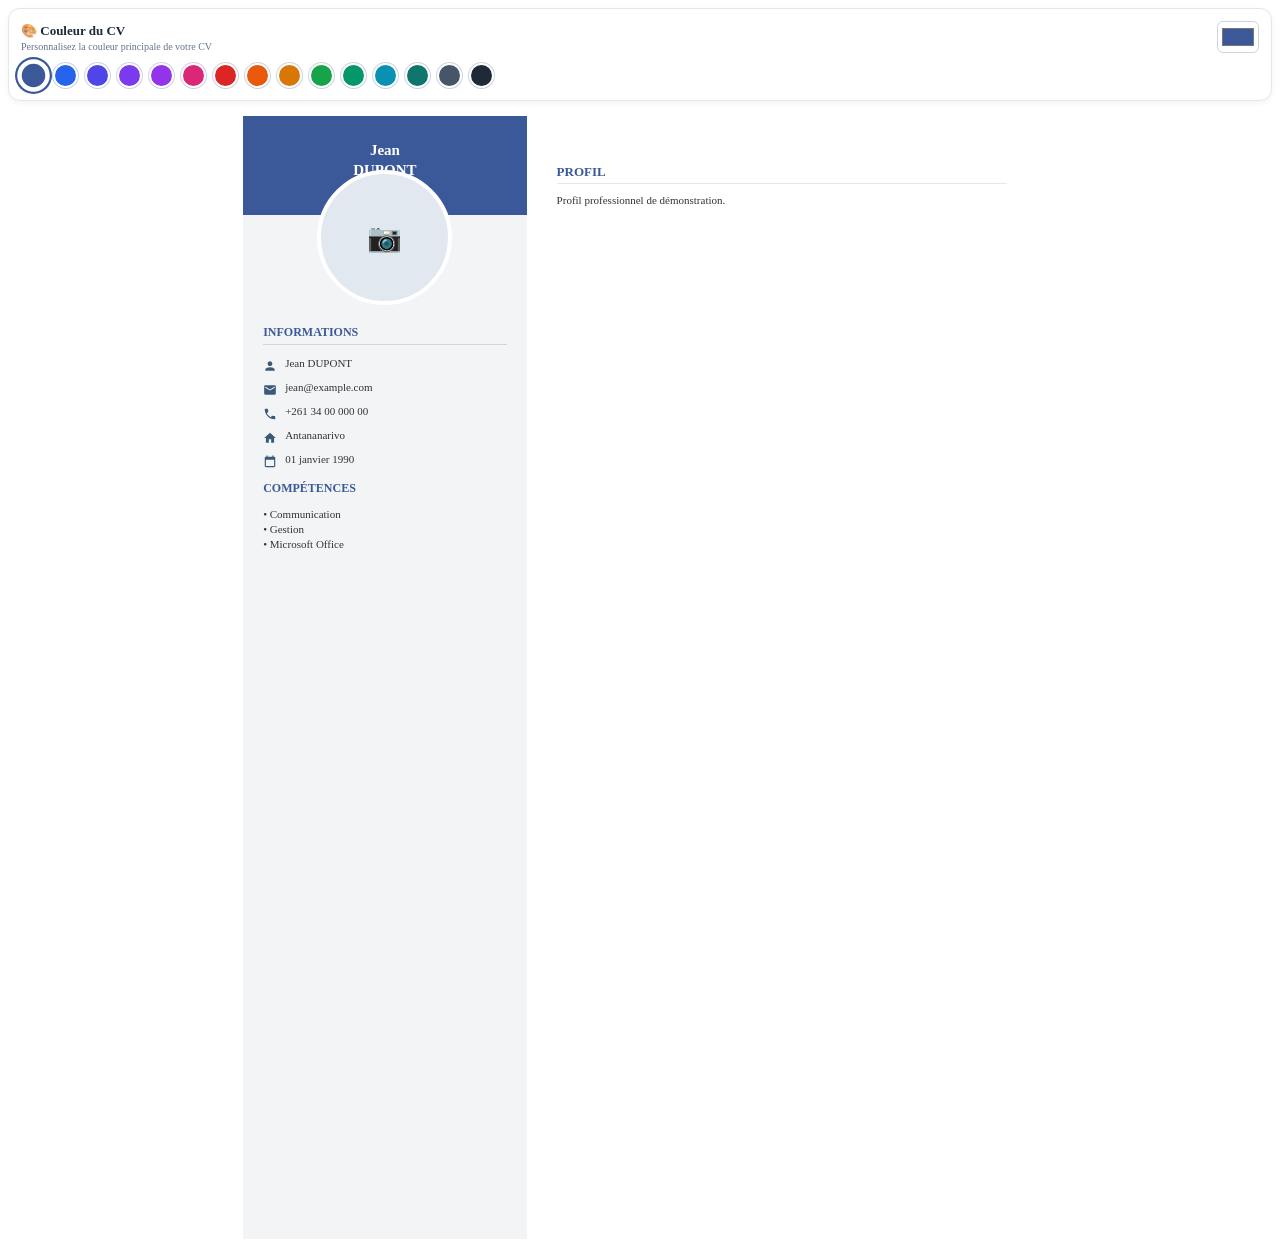
<file: modele1.html>
<!DOCTYPE html>
<html lang="fr"><head><meta charset="UTF-8"><meta name="viewport" content="width=device-width,initial-scale=1.0"><title>Moderne - Modèle CV</title><link rel="stylesheet" href="style.css"></head><body><div id="cvPreview"></div><script src="script.js"></script><script src="modele1.js"></script><script>document.addEventListener('DOMContentLoaded',()=>{const d={name:'Jean DUPONT',firstName:'Jean',lastName:'DUPONT',email:'jean@example.com',phone:'+261 34 00 000 00',address:'Antananarivo',birthdate:'01 janvier 1990',summary:'Profil professionnel de démonstration.',skillsRaw:'Communication, Gestion, Microsoft Office',skillsList:['Communication','Gestion','Microsoft Office'],photoDataUrl:''};document.getElementById('cvPreview').innerHTML=buildModernTemplate(d);});</script></body></html>
</file>
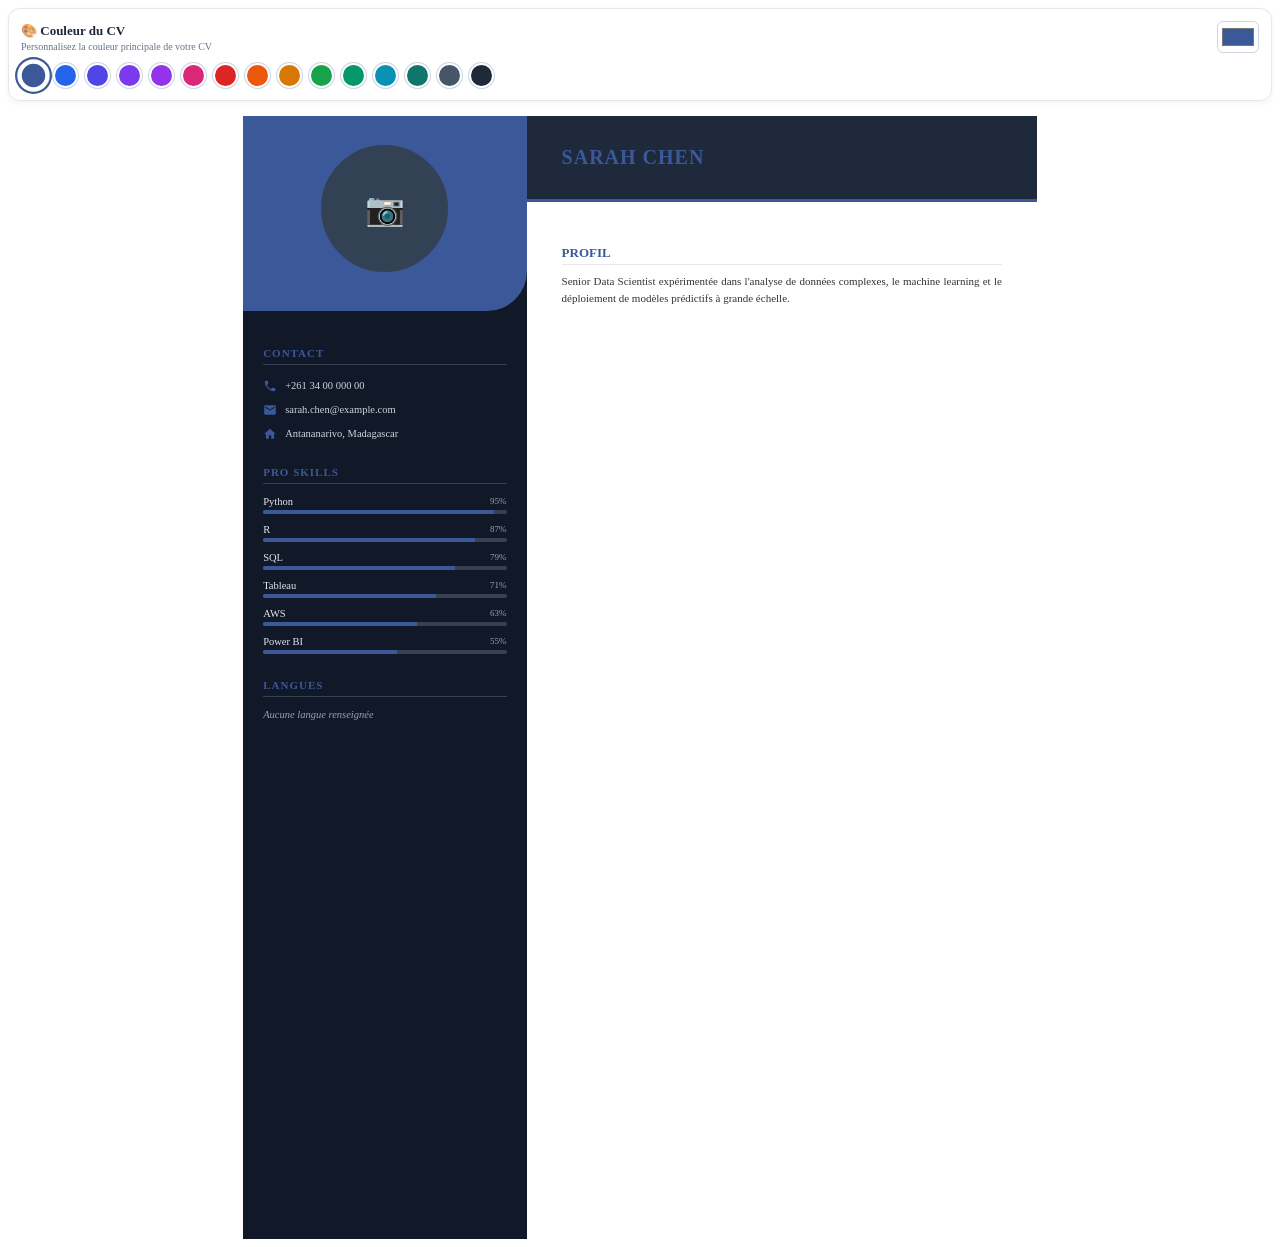
<file: modele10.html>
<!DOCTYPE html>
<html lang="fr">
<head>
    <meta charset="UTF-8">
    <meta name="viewport" content="width=device-width,initial-scale=1.0">
    <title>Modèle 10 - Modèle CV</title>
    <link rel="stylesheet" href="style.css">
</head>
<body>
    <div id="cvPreview"></div>
    <script src="script.js"></script>
    <script src="modele10.js"></script>
    <script>
        document.addEventListener('DOMContentLoaded', () => {
            const d = {
                name: 'Sarah Chen',
                firstName: 'Sarah',
                lastName: 'Chen',
                email: 'sarah.chen@example.com',
                phone: '+261 34 00 000 00',
                address: 'Antananarivo, Madagascar',
                birthdate: '01 janvier 1990',
                summary: 'Senior Data Scientist expérimentée dans l\'analyse de données complexes, le machine learning et le déploiement de modèles prédictifs à grande échelle.',
                skillsRaw: 'Python, R, SQL, Tableau, AWS, Power BI',
                skillsList: ['Python', 'R', 'SQL', 'Tableau', 'AWS', 'Power BI'],
                photoDataUrl: ''
            };
            document.getElementById('cvPreview').innerHTML = buildModele10Template(d);
        });
    </script>
</body>
</html>
</file>
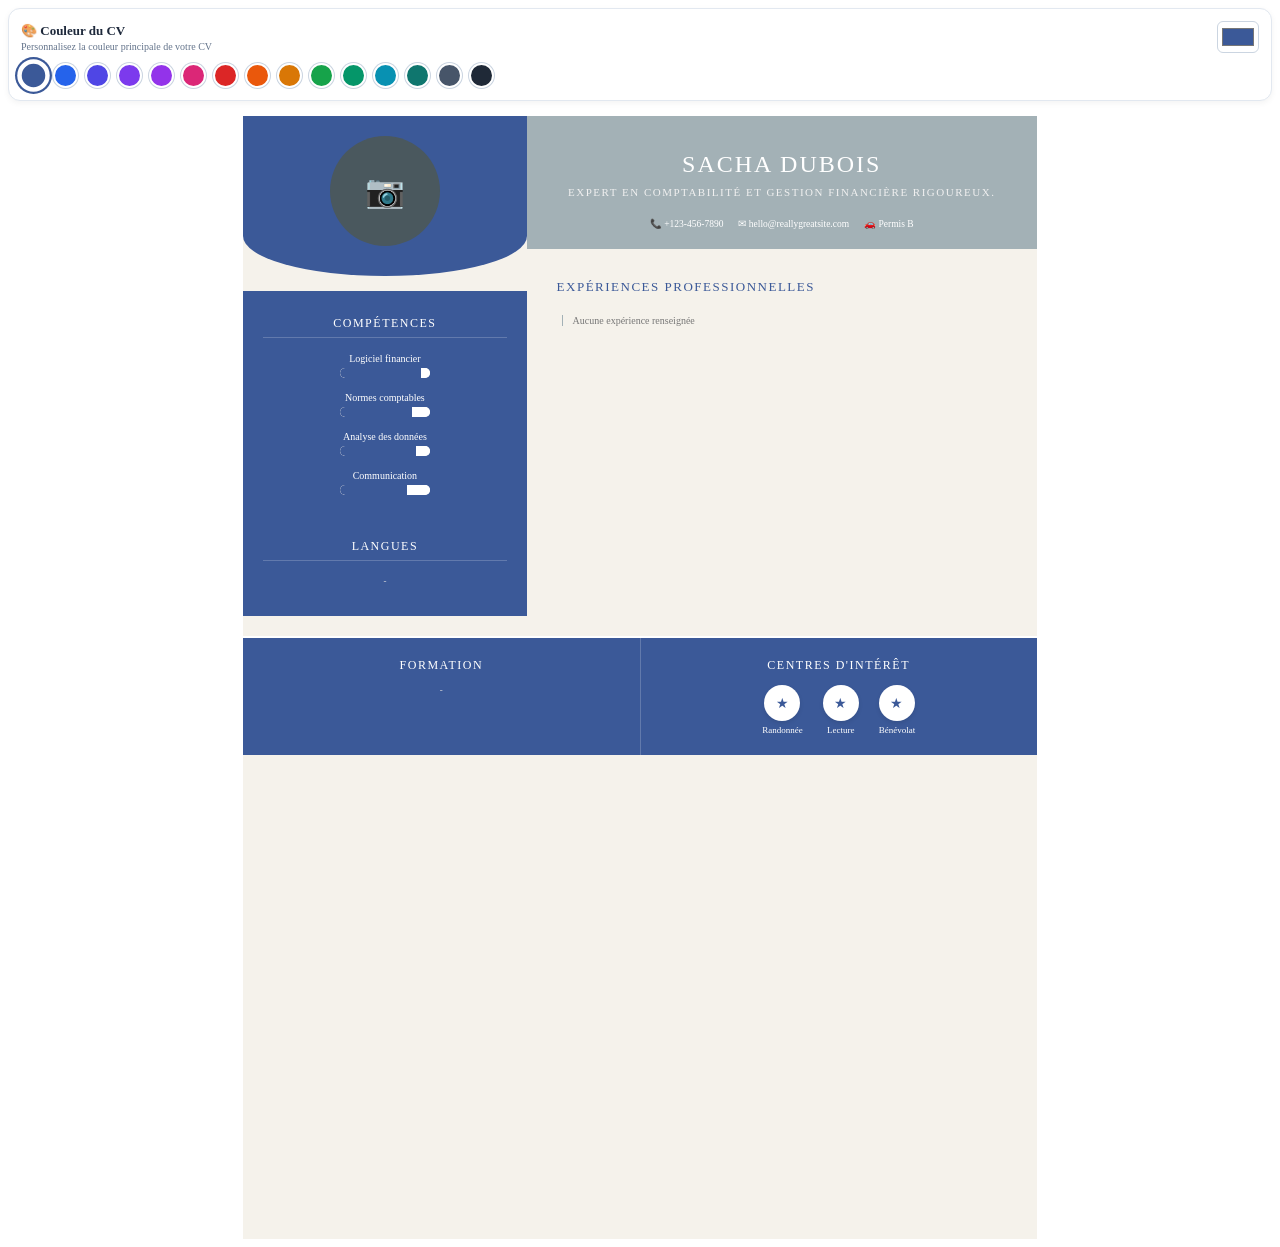
<file: modele11.html>
<!DOCTYPE html>
<html lang="fr">
<head>
    <meta charset="UTF-8">
    <meta name="viewport" content="width=device-width, initial-scale=1.0">
    <title>Modèle 11 - Modèle CV</title>
    <link rel="stylesheet" href="style.css">
</head>
<body>
    <div id="cvPreview"></div>
    
    <!-- Scripts nécessaires -->
    <script src="script.js"></script>
    <script src="modele11.js"></script>
    
    <script>
        document.addEventListener('DOMContentLoaded', () => {
            const d = {
                name: 'Sacha Dubois',
                firstName: 'Sacha',
                lastName: 'Dubois',
                jobTitle: 'Comptable Qualifié et Expert en Analyse Financière',
                email: 'hello@reallygreatsite.com',
                phone: '+123-456-7890',
                address: 'Permis B',
                summary: 'Expert en comptabilité et gestion financière rigoureux.',
                skillsRaw: 'Logiciel financier (90%), Normes comptables (80%), Analyse des données (85%), Communication (75%)',
                skillsList: [
                    { name: 'Logiciel financier', level: '90%' },
                    { name: 'Normes comptables', level: '80%' },
                    { name: 'Analyse des données', level: '85%' },
                    { name: 'Communication', level: '75%' }
                ],
                languages: [
                    { language: 'Français', level: '90%' },
                    { language: 'Anglais', level: '70%' }
                ],
                experiences: [
                    {
                        title: 'Comptable Senior',
                        company: 'Entreprise',
                        city: 'Ville',
                        period: 'Date',
                        description: 'Gestion complète de la comptabilité générale, y compris la préparation et la vérification des comptes, la tenue des livres et la réconciliation bancaire.\nAnalyse détaillée des états financiers pour identifier les tendances et les opportunités d\'amélioration des marges bénéficiaires.'
                    },
                    {
                        title: 'Comptable Junior',
                        company: 'Entreprise',
                        city: 'Ville',
                        period: 'Date',
                        description: 'Prise en charge des tâches de comptabilité générale, y compris la saisie des opérations, la vérification des factures et la gestion des comptes clients.'
                    }
                ],
                formations: [
                    { degree: 'Diplôme de Comptabilité', school: 'Université, ville et date' },
                    { degree: 'Diplôme de Finance', school: 'Université, ville et date' }
                ],
                hobbies: ['Randonnée', 'Lecture', 'Bénévolat'],
                photoDataUrl: ''
            };

            // Injection du template 11 dans la vue de test
            if (typeof buildModele11Template === 'function') {
                document.getElementById('cvPreview').innerHTML = buildModele11Template(d);
            } else {
                console.error("La fonction buildModele11Template n'est pas définie. Vérifiez que modele11.js est bien chargé.");
            }
        });
    </script>
</body>
</html>
</file>
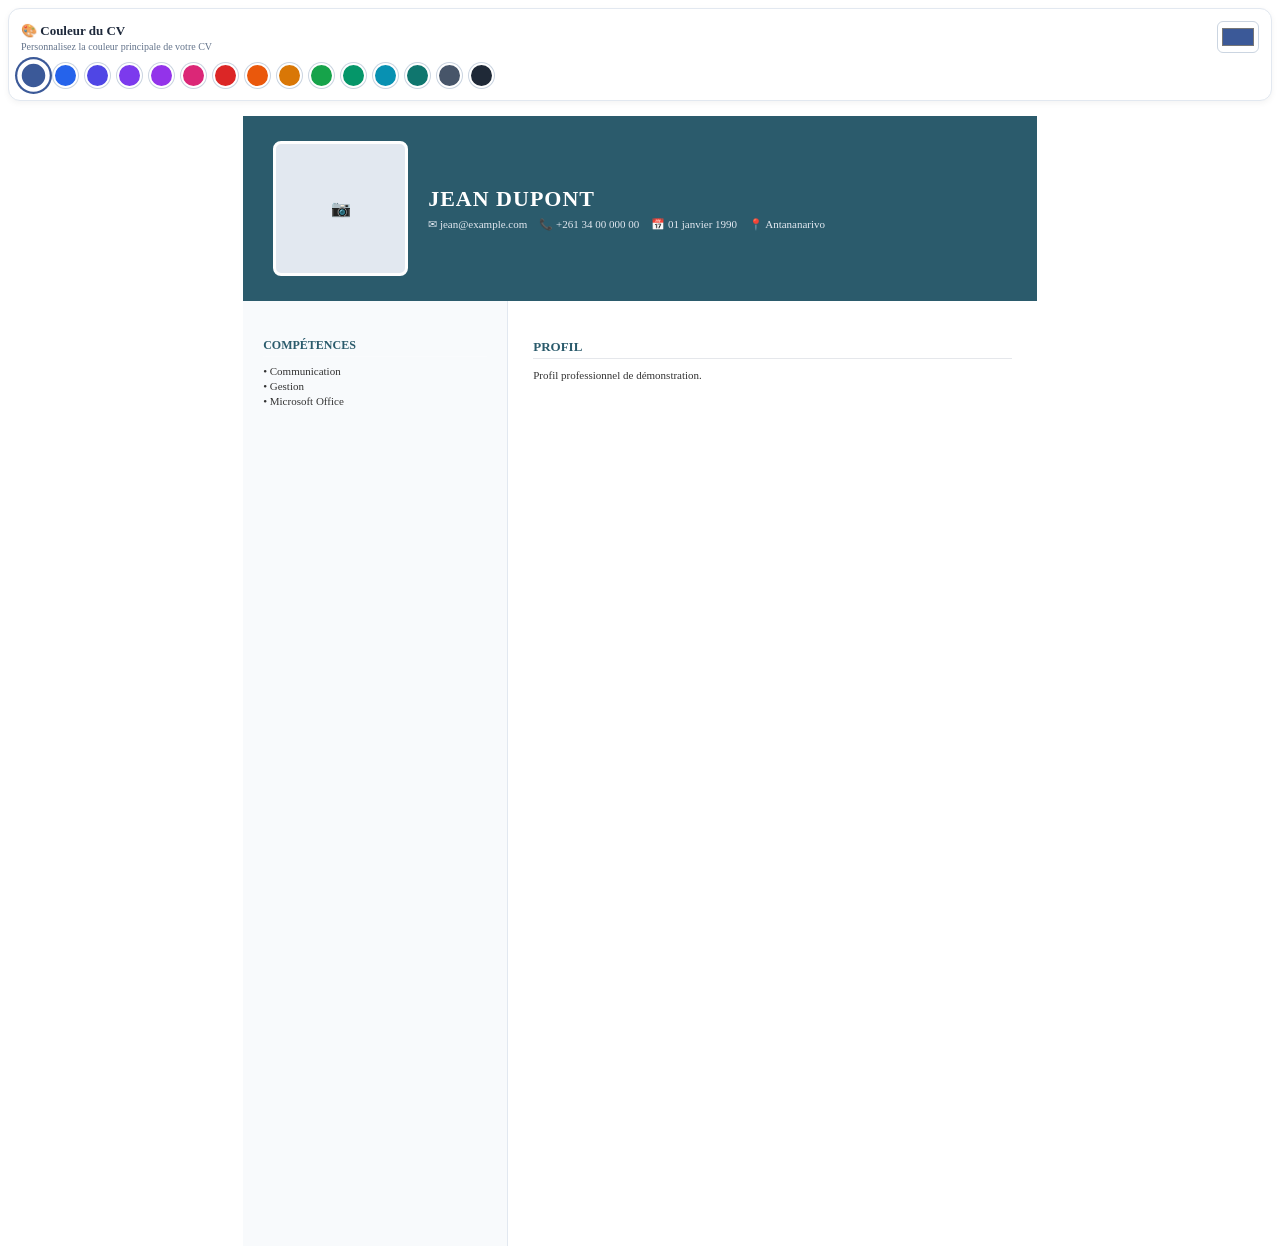
<file: modele2.html>
<!DOCTYPE html>
<html lang="fr"><head><meta charset="UTF-8"><meta name="viewport" content="width=device-width,initial-scale=1.0"><title>Bandeau - Modèle CV</title><link rel="stylesheet" href="style.css"></head><body><div id="cvPreview"></div><script src="script.js"></script><script src="modele2.js"></script><script>document.addEventListener('DOMContentLoaded',()=>{const d={name:'Jean DUPONT',firstName:'Jean',lastName:'DUPONT',email:'jean@example.com',phone:'+261 34 00 000 00',address:'Antananarivo',birthdate:'01 janvier 1990',summary:'Profil professionnel de démonstration.',skillsRaw:'Communication, Gestion, Microsoft Office',skillsList:['Communication','Gestion','Microsoft Office'],photoDataUrl:''};document.getElementById('cvPreview').innerHTML=buildBannerTemplate(d);});</script></body></html>
</file>
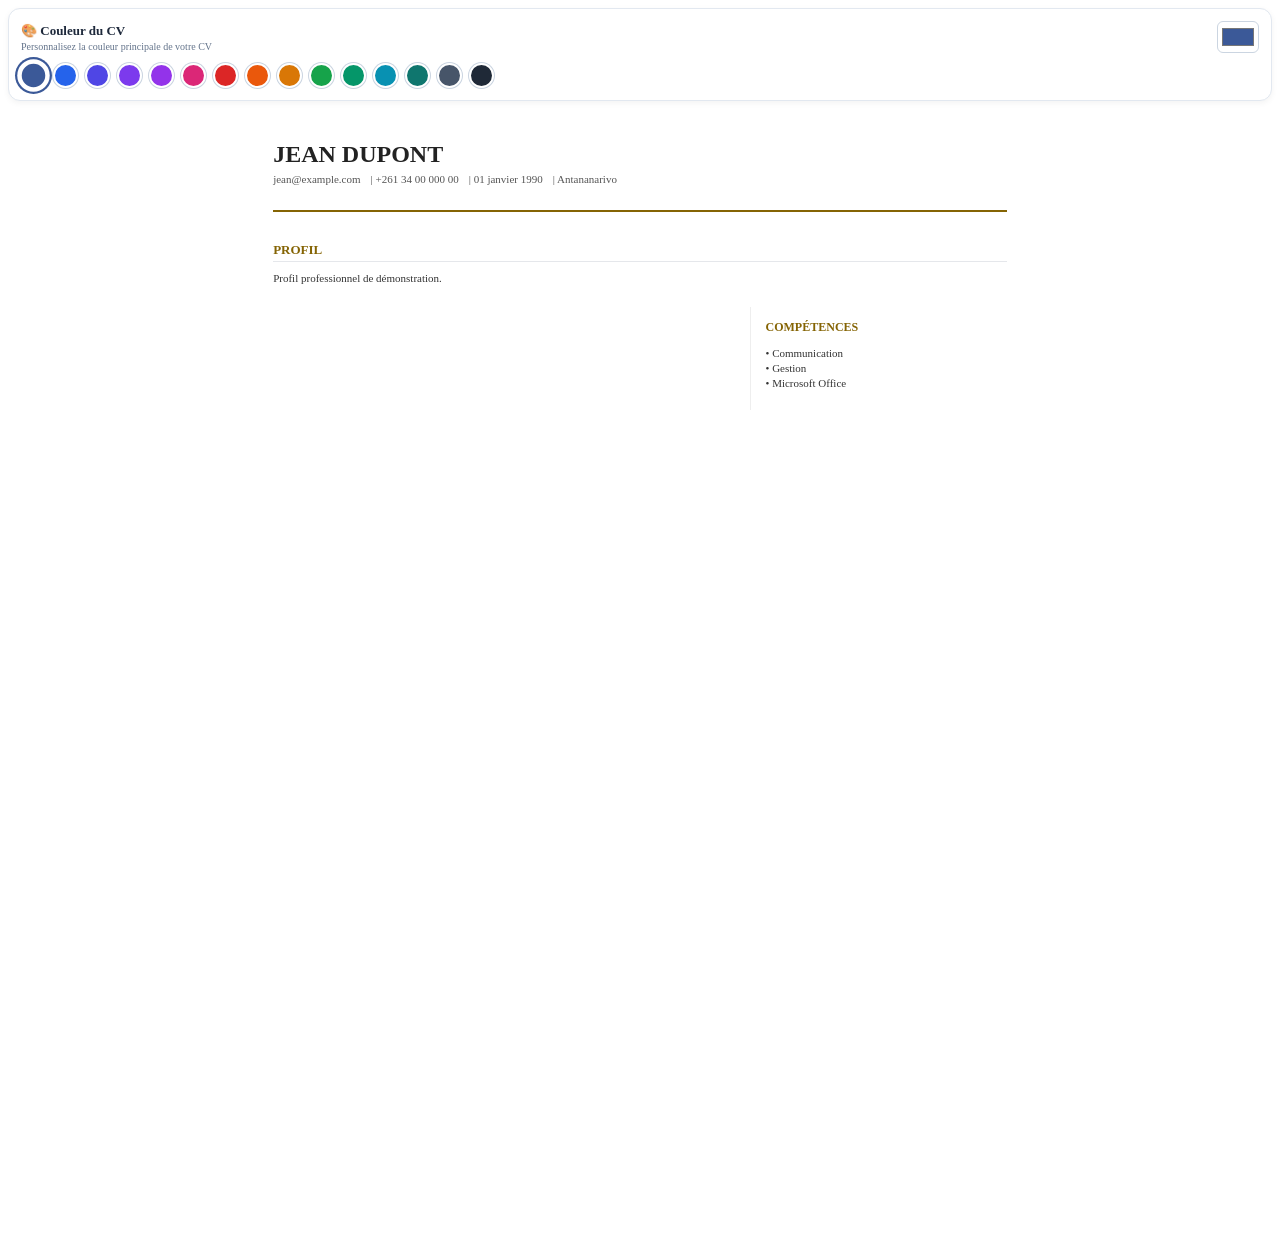
<file: modele3.html>
<!DOCTYPE html>
<html lang="fr"><head><meta charset="UTF-8"><meta name="viewport" content="width=device-width,initial-scale=1.0"><title>Épuré - Modèle CV</title><link rel="stylesheet" href="style.css"></head><body><div id="cvPreview"></div><script src="script.js"></script><script src="modele3.js"></script><script>document.addEventListener('DOMContentLoaded',()=>{const d={name:'Jean DUPONT',firstName:'Jean',lastName:'DUPONT',email:'jean@example.com',phone:'+261 34 00 000 00',address:'Antananarivo',birthdate:'01 janvier 1990',summary:'Profil professionnel de démonstration.',skillsRaw:'Communication, Gestion, Microsoft Office',skillsList:['Communication','Gestion','Microsoft Office'],photoDataUrl:''};document.getElementById('cvPreview').innerHTML=buildMinimalistTemplate(d);});</script></body></html>
</file>
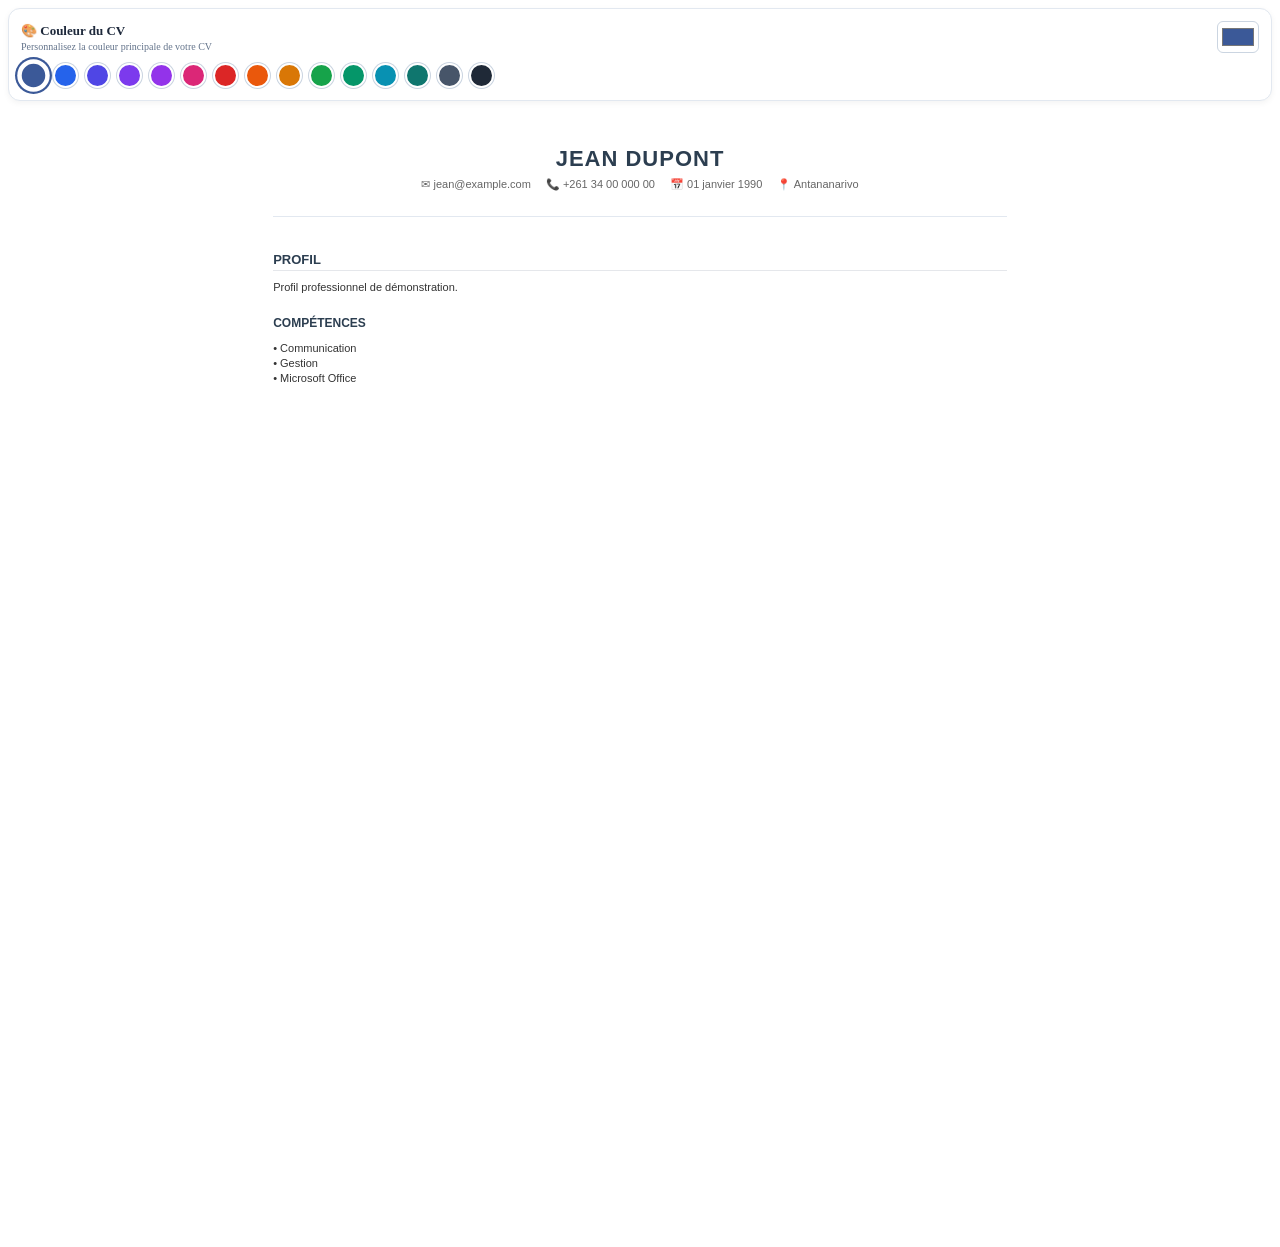
<file: modele4.html>
<!DOCTYPE html>
<html lang="fr"><head><meta charset="UTF-8"><meta name="viewport" content="width=device-width,initial-scale=1.0"><title>Centré - Modèle CV</title><link rel="stylesheet" href="style.css"></head><body><div id="cvPreview"></div><script src="script.js"></script><script src="modele4.js"></script><script>document.addEventListener('DOMContentLoaded',()=>{const d={name:'Jean DUPONT',firstName:'Jean',lastName:'DUPONT',email:'jean@example.com',phone:'+261 34 00 000 00',address:'Antananarivo',birthdate:'01 janvier 1990',summary:'Profil professionnel de démonstration.',skillsRaw:'Communication, Gestion, Microsoft Office',skillsList:['Communication','Gestion','Microsoft Office'],photoDataUrl:''};document.getElementById('cvPreview').innerHTML=buildHeaderCenterTemplate(d);});</script></body></html>
</file>
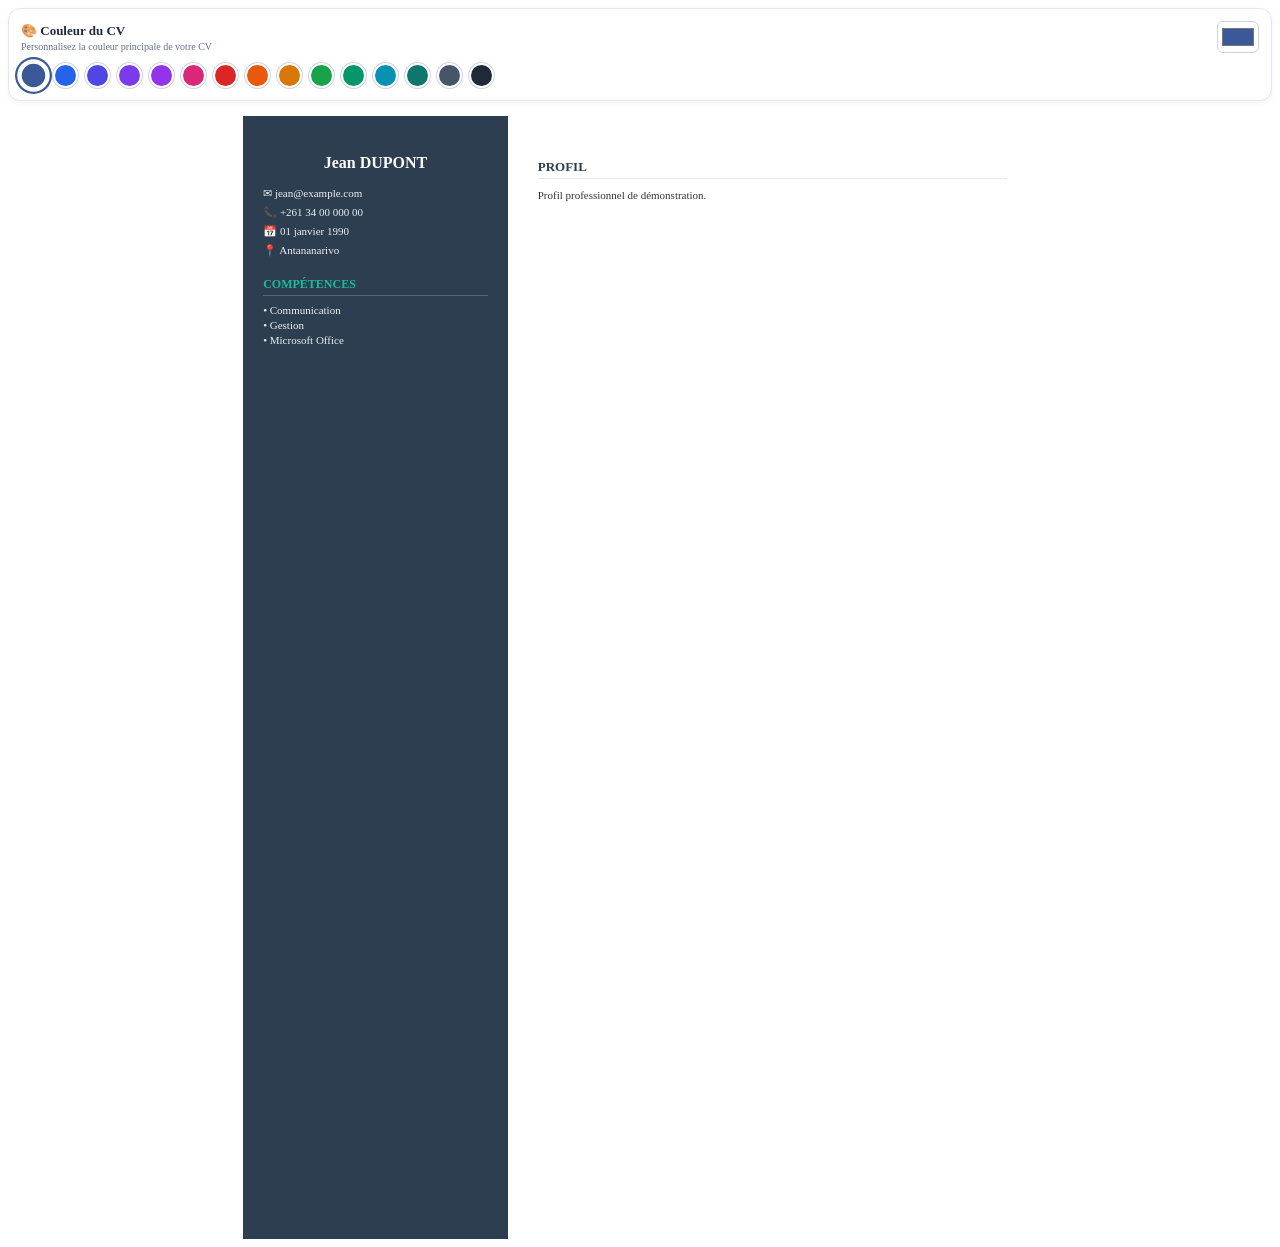
<file: modele5.html>
<!DOCTYPE html>
<html lang="fr"><head><meta charset="UTF-8"><meta name="viewport" content="width=device-width,initial-scale=1.0"><title>Sombre - Modèle CV</title><link rel="stylesheet" href="style.css"></head><body><div id="cvPreview"></div><script src="script.js"></script><script src="modele5.js"></script><script>document.addEventListener('DOMContentLoaded',()=>{const d={name:'Jean DUPONT',firstName:'Jean',lastName:'DUPONT',email:'jean@example.com',phone:'+261 34 00 000 00',address:'Antananarivo',birthdate:'01 janvier 1990',summary:'Profil professionnel de démonstration.',skillsRaw:'Communication, Gestion, Microsoft Office',skillsList:['Communication','Gestion','Microsoft Office'],photoDataUrl:''};document.getElementById('cvPreview').innerHTML=buildDarkSidebarTemplate(d);});</script></body></html>
</file>
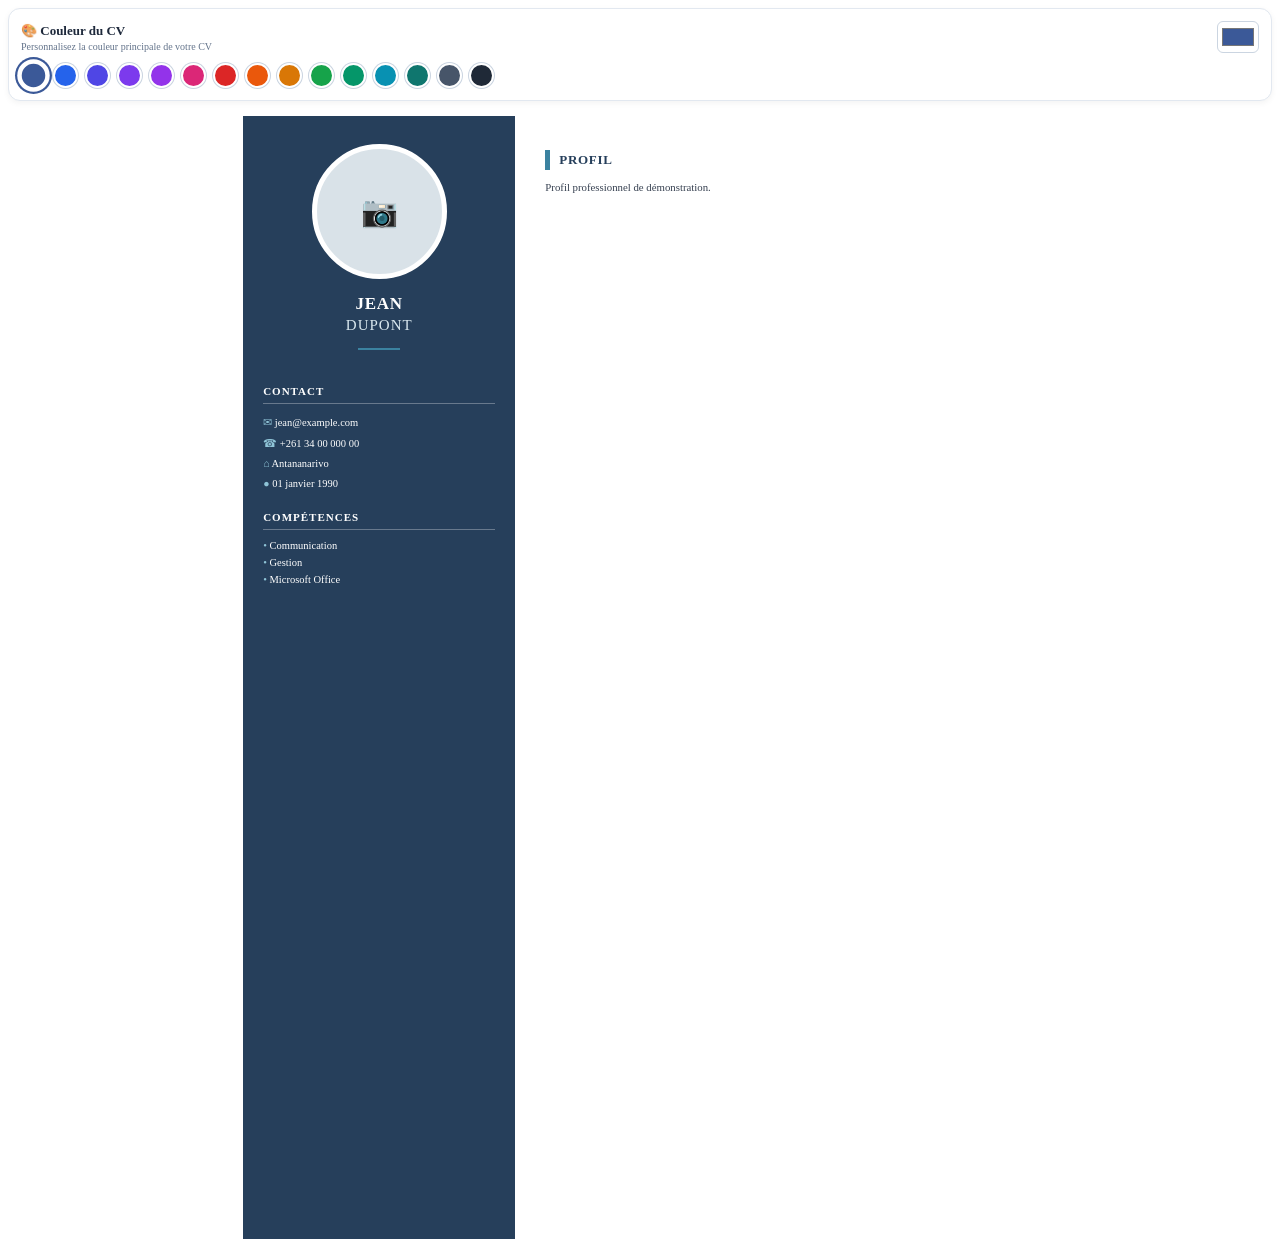
<file: modele6.html>
<!DOCTYPE html>
<html lang="fr"><head><meta charset="UTF-8"><meta name="viewport" content="width=device-width,initial-scale=1.0"><title>Moderne Bleu - Modèle CV</title><link rel="stylesheet" href="style.css"></head><body><div id="cvPreview"></div><script src="script.js"></script><script src="modele6.js"></script><script>document.addEventListener('DOMContentLoaded',()=>{const d={name:'Jean DUPONT',firstName:'Jean',lastName:'DUPONT',email:'jean@example.com',phone:'+261 34 00 000 00',address:'Antananarivo',birthdate:'01 janvier 1990',summary:'Profil professionnel de démonstration.',skillsRaw:'Communication, Gestion, Microsoft Office',skillsList:['Communication','Gestion','Microsoft Office'],photoDataUrl:''};document.getElementById('cvPreview').innerHTML=buildModernBlueTemplate(d);});</script></body></html>
</file>
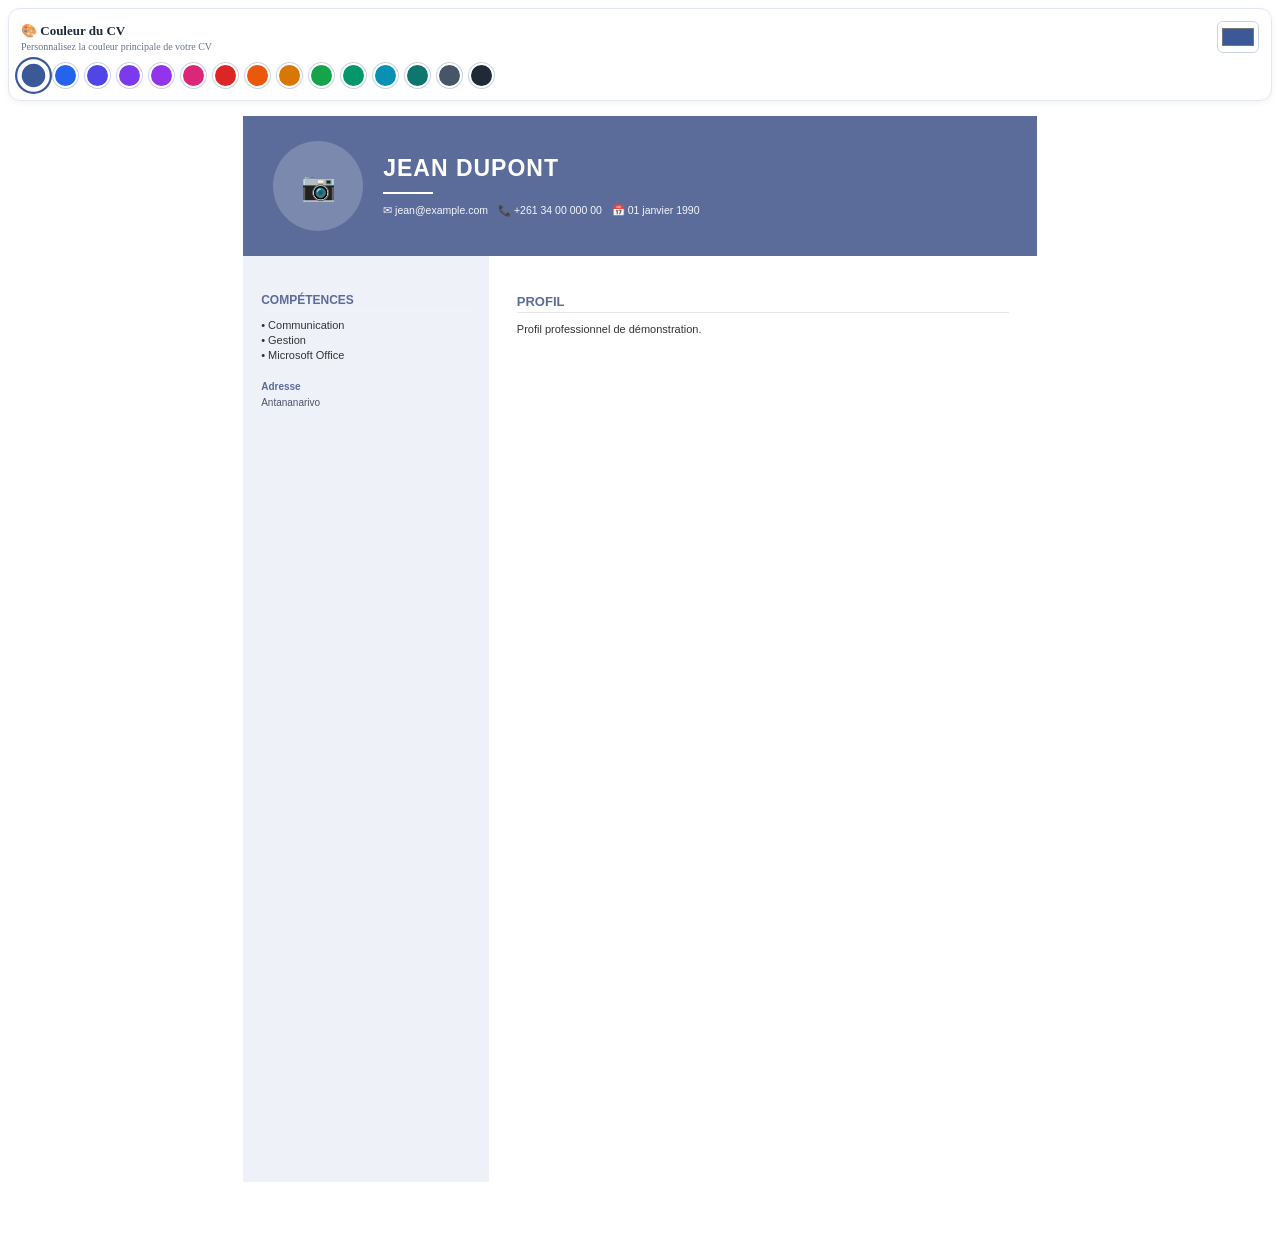
<file: modele7.html>
<!DOCTYPE html>
<html lang="fr"><head><meta charset="UTF-8"><meta name="viewport" content="width=device-width,initial-scale=1.0"><title>Bannière Pro - Modèle CV</title><link rel="stylesheet" href="style.css"></head><body><div id="cvPreview"></div><script src="script.js"></script><script src="modele7.js"></script><script>document.addEventListener('DOMContentLoaded',()=>{const d={name:'Jean DUPONT',firstName:'Jean',lastName:'DUPONT',email:'jean@example.com',phone:'+261 34 00 000 00',address:'Antananarivo',birthdate:'01 janvier 1990',summary:'Profil professionnel de démonstration.',skillsRaw:'Communication, Gestion, Microsoft Office',skillsList:['Communication','Gestion','Microsoft Office'],photoDataUrl:''};document.getElementById('cvPreview').innerHTML=buildBannerBlueTemplate(d);});</script></body></html>
</file>
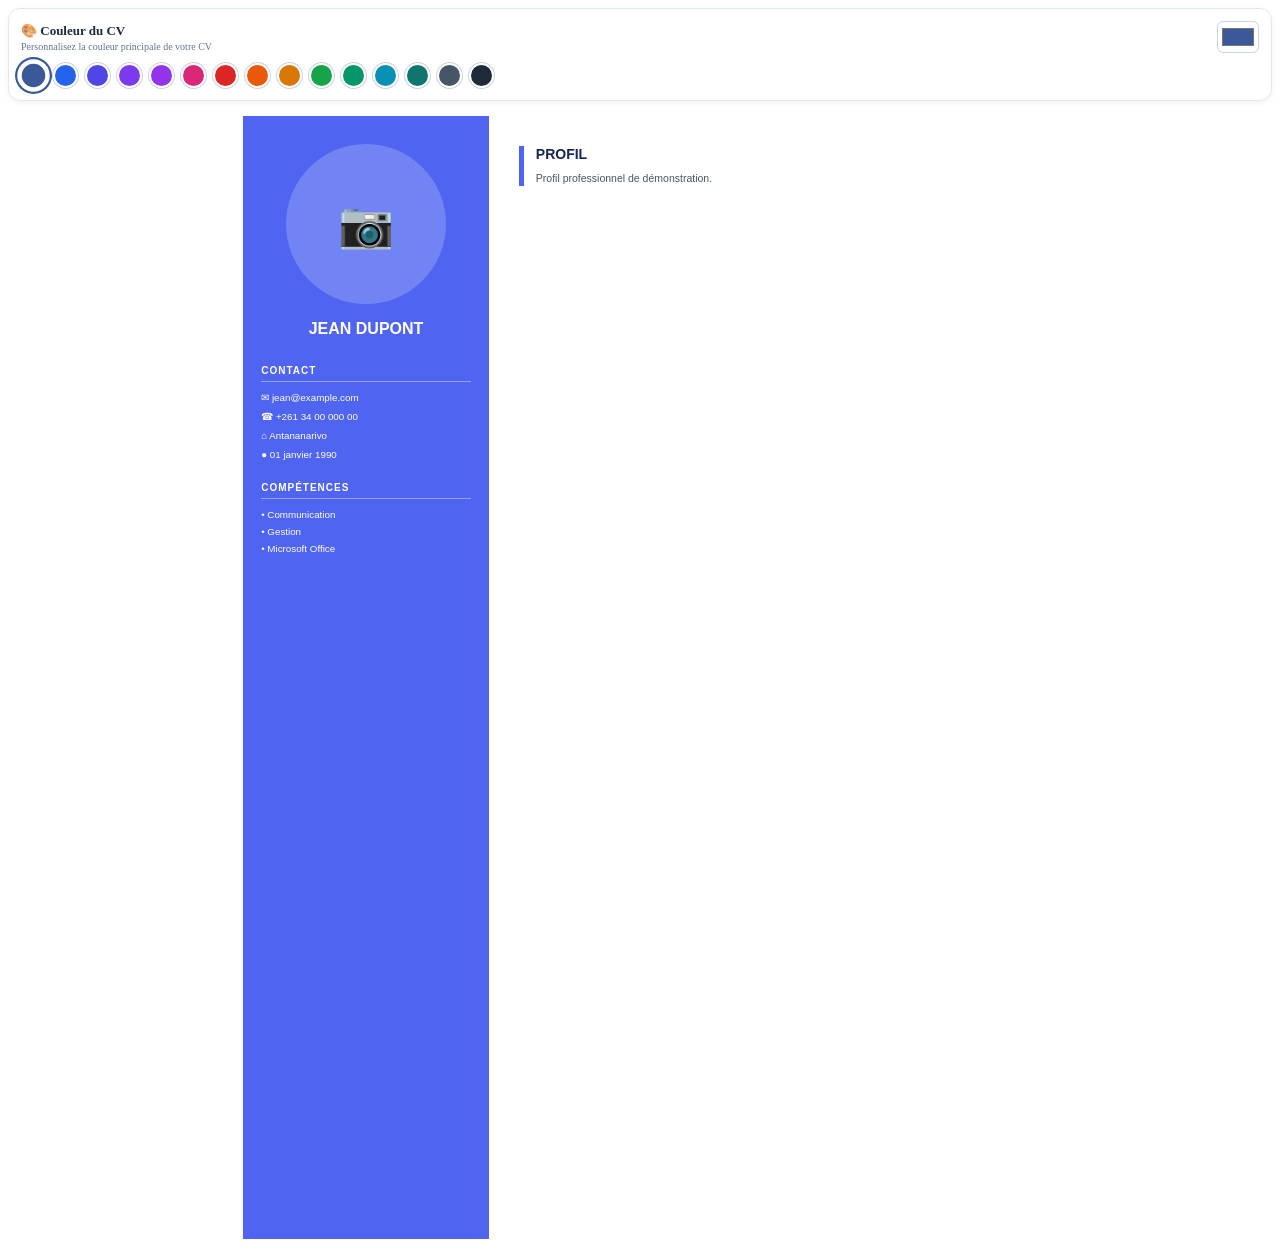
<file: modele8.html>
<!DOCTYPE html>
<html lang="fr"><head><meta charset="UTF-8"><meta name="viewport" content="width=device-width,initial-scale=1.0"><title>Sidebar Bleue - Modèle CV</title><link rel="stylesheet" href="style.css"></head><body><div id="cvPreview"></div><script src="script.js"></script><script src="modele8.js"></script><script>document.addEventListener('DOMContentLoaded',()=>{const d={name:'Jean DUPONT',firstName:'Jean',lastName:'DUPONT',email:'jean@example.com',phone:'+261 34 00 000 00',address:'Antananarivo',birthdate:'01 janvier 1990',summary:'Profil professionnel de démonstration.',skillsRaw:'Communication, Gestion, Microsoft Office',skillsList:['Communication','Gestion','Microsoft Office'],photoDataUrl:''};document.getElementById('cvPreview').innerHTML=buildSidebarBlueTemplate(d);});</script></body></html>
</file>
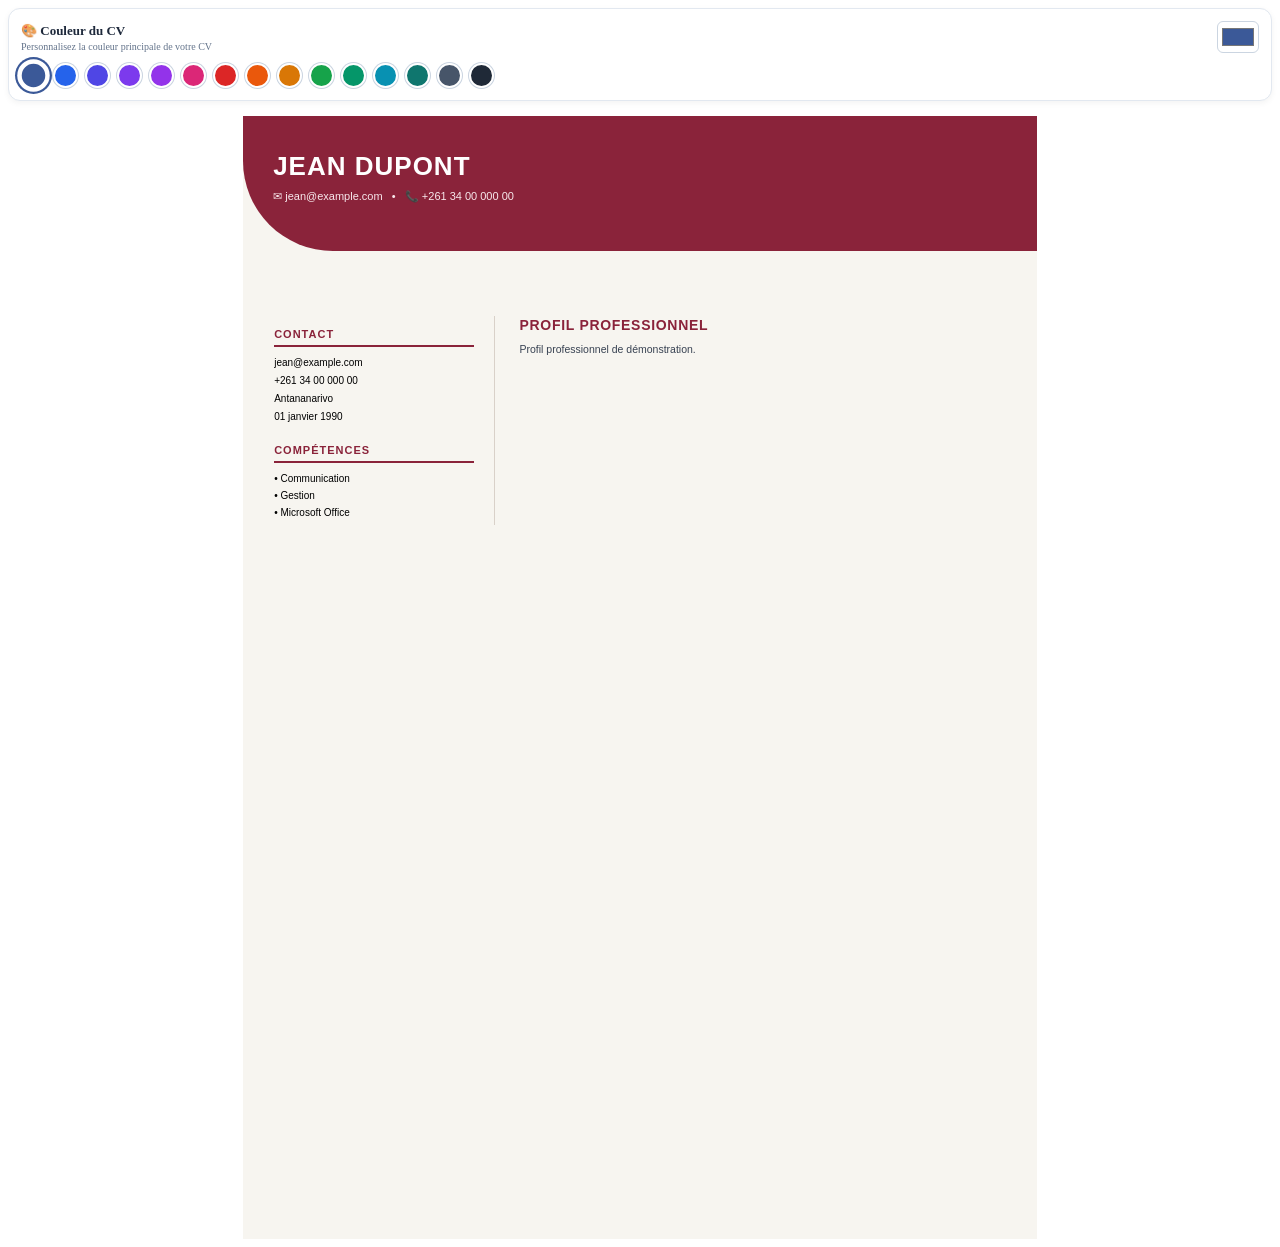
<file: modele9.html>
<!DOCTYPE html>
<html lang="fr"><head><meta charset="UTF-8"><meta name="viewport" content="width=device-width,initial-scale=1.0"><title>Élégant Rouge - Modèle CV</title><link rel="stylesheet" href="style.css"></head><body><div id="cvPreview"></div><script src="script.js"></script><script src="modele9.js"></script><script>document.addEventListener('DOMContentLoaded',()=>{const d={name:'Jean DUPONT',firstName:'Jean',lastName:'DUPONT',email:'jean@example.com',phone:'+261 34 00 000 00',address:'Antananarivo',birthdate:'01 janvier 1990',summary:'Profil professionnel de démonstration.',skillsRaw:'Communication, Gestion, Microsoft Office',skillsList:['Communication','Gestion','Microsoft Office'],photoDataUrl:''};document.getElementById('cvPreview').innerHTML=buildWaveRedTemplate(d);});</script></body></html>
</file>
<file: style.css>
#cvPreview {
    width: 210mm !important;
    min-height: 297mm !important;
    margin: 0 auto !important;
    padding: 0 !important;
    background: #ffffff !important;
    box-sizing: border-box !important;
    position: relative !important;
    overflow: visible !important;
    display: block !important;
}

#cvPreview,
#cvPreview *,
#cvPreview *::before,
#cvPreview *::after {
    box-sizing: border-box;
}

#cvPreview img {
    max-width: 100%;
}

#cvPreview table {
    border-collapse: collapse !important;
    width: 100% !important;
}

#cvPreview .cv-full-height-table {
    width: 210mm !important;
    min-height: 297mm !important;
    border-collapse: collapse !important;
    table-layout: fixed !important;
    margin: 0 !important;
    padding: 0 !important;
}

.keep-together {
    page-break-inside: avoid !important;
    break-inside: avoid !important;
}

.pdf-export-container {
    width: 210mm !important;
    min-height: 297mm !important;
    margin: 0 !important;
    padding: 0 !important;
    background: #ffffff !important;
    position: absolute !important;
    left: -10000px !important;
    top: 0 !important;
    overflow: hidden !important;
    display: block !important;
}

@media print {
    @page {
        size: A4 portrait;
        margin: 0;
    }

    header,
    aside,
    #mvolaModal,
    .no-print {
        display: none !important;
    }

    html,
    body {
        width: 210mm !important;
        height: 297mm !important;
        margin: 0 !important;
        padding: 0 !important;
        background: #ffffff !important;
    }

    #cvPreview {
        width: 210mm !important;
        min-height: 297mm !important;
        margin: 0 !important;
        padding: 0 !important;
        box-shadow: none !important;
        border: none !important;
        position: relative !important;
        overflow: visible !important;
    }

    * {
        print-color-adjust: exact !important;
        -webkit-print-color-adjust: exact !important;
    }
}

.motivation-letter-a4 {
    width: 210mm;
    min-height: 297mm;
    box-sizing: border-box;
    padding: 25mm 22mm;
    background: #fff;
    color: #1e293b;
    font-family: Arial, Helvetica, sans-serif;
}

.letter-header {
    display: flex;
    justify-content: space-between;
    align-items: flex-start;
    gap: 20px;
    border-bottom: 2px solid #4F46E5;
    padding-bottom: 15px;
    margin-bottom: 28px;
}

.letter-header h1 {
    margin: 0 0 7px;
    font-size: 20px;
    font-weight: 800;
    text-transform: uppercase;
    letter-spacing: .5px;
}

.letter-contact {
    font-size: 10px;
    color: #64748b;
    line-height: 1.6;
}

.letter-date {
    font-size: 10px;
    color: #475569;
    text-align: right;
    white-space: nowrap;
}

.letter-recipient {
    margin-bottom: 25px;
    font-size: 11px;
    line-height: 1.6;
    color: #334155;
}

.letter-recipient div:first-child {
    font-weight: 700;
}

.letter-body {
    font-size: 11.5px;
    line-height: 1.7;
    color: #334155;
    text-align: justify;
    outline: none;
}

.letter-body p {
    margin: 0 0 14px;
}

.letter-body:focus {
    outline: 2px solid #c7d2fe;
    outline-offset: 5px;
    border-radius: 4px;
}

.letter-signature {
    margin-top: 30px;
    font-size: 11px;
    color: #334155;
}

.letter-signature p {
    margin: 0 0 20px;
}

.letter-signature strong {
    font-size: 12px;
}
/* =========================================================
   STYLE DU MODELE 12
   ========================================================= */
.cv-model12 {
    display: flex;
    width: 100%;
    min-height: 297mm; /* Format A4 */
    background-color: #ffffff;
    color: #334155;
    font-family: 'Arial', sans-serif;
    line-height: 1.5;
    box-sizing: border-box;
}

/* --- SIDEBAR GAUCHE --- */
.cv-model12-sidebar {
    width: 35%;
    background-color: #f8fafc;
    border-right: 1px solid #e2e8f0;
    display: flex;
    flex-direction: column;
}

.cv-model12-blue-header {
    background-color: var(--cv-model12-color, #3B5998);
    color: #ffffff;
    padding: 30px 20px 0 20px; 
    text-align: center;
    border-radius: 0 0 50% 50%;
    margin-bottom: 80px; 
}

.cv-model12-name {
    font-size: 20px;
    font-weight: 800;
    margin-bottom: 15px;
    line-height: 1.2;
}

.cv-model12-photo {
    width: 120px;
    height: 120px;
    border-radius: 50%;
    object-fit: cover;
    border: 4px solid #ffffff;
    margin: 0 auto -60px auto; 
    display: block;
    box-shadow: 0 4px 6px rgba(0,0,0,0.1);
    position: relative;
    z-index: 10;
}

.cv-model12-sidebar-content {
    padding: 0 20px 20px 20px;
}

.cv-model12-section {
    margin-bottom: 25px;
}

.cv-model12-section-title {
    font-size: 13px;
    color: var(--cv-model12-color, #3B5998);
    text-transform: uppercase;
    font-weight: 700;
    border-bottom: 2px solid var(--cv-model12-color, #3B5998);
    padding-bottom: 5px;
    margin-bottom: 12px;
}

.cv-model12-contact-row {
    display: flex;
    align-items: center;
    gap: 10px;
    margin-bottom: 12px;
    font-size: 11px;
    color: #475569;
    word-break: break-word;
}

.cv-model12-list {
    list-style: none;
    padding: 0;
    margin: 0;
    font-size: 11px;
    color: #475569;
}

.cv-model12-list li {
    margin-bottom: 6px;
}

/* --- CONTENU PRINCIPAL --- */
.cv-model12-main {
    width: 65%;
    padding: 30px;
    background-color: #ffffff;
}

.cv-model12-main-section {
    margin-bottom: 25px;
}

.cv-model12-main-title {
    font-size: 15px;
    color: var(--cv-model12-color, #3B5998);
    text-transform: uppercase;
    font-weight: 800;
    border-bottom: 2px solid #e2e8f0;
    padding-bottom: 5px;
    margin-bottom: 15px;
}

.cv-model12-profile {
    font-size: 12px;
    color: #334155;
    text-align: justify;
    line-height: 1.6;
}

.cv-model12-formation, .cv-model12-experience {
    margin-bottom: 18px;
    page-break-inside: avoid;
}

.cv-model12-formation-header, .cv-model12-experience-header {
    display: flex;
    justify-content: space-between;
    align-items: baseline;
    margin-bottom: 4px;
}

.cv-model12-formation-title, .cv-model12-job {
    font-size: 13px;
    font-weight: 700;
    color: #0f172a;
    width: 70%;
}

.cv-model12-year, .cv-model12-experience-period {
    font-size: 11px;
    color: #64748b;
    font-weight: 700;
    text-align: right;
    width: 30%;
}

.cv-model12-school, .cv-model12-company {
    font-size: 12px;
    color: var(--cv-model12-color, #3B5998);
    font-weight: 600;
}

.cv-model12-tasks {
    margin: 6px 0 0 16px;
    padding: 0;
    font-size: 11px;
    color: #475569;
    list-style-type: disc;
    line-height: 1.5;
}

.cv-model12-tasks li {
    margin-bottom: 4px;
}

/* ================================
   MODELE 13 - DESIGN BANDEAU & TIMELINE
================================= */
.cv-model13 {
    position: relative;
    width: 100%;
    min-height: 297mm; /* Format A4 */
    background-color: #ffffff;
    font-family: Arial, sans-serif;
    color: #333333;
    z-index: 1;
    overflow: hidden;
}

/* --- Formes de fond (Backgrounds) --- */
.cv-model13-bg-sidebar {
    position: absolute;
    top: 0; 
    left: 0; 
    bottom: 0;
    width: 35%;
    background-color: #E6E8EA;
    z-index: -2;
}

.cv-model13-bg-banner {
    position: absolute;
    top: 60px;
    left: 0; 
    right: 0;
    height: 160px;
    background-color: var(--cv-model13-color, #153A5F);
    z-index: -1;
}

/* --- Conteneur Principal --- */
.cv-model13-content {
    position: relative;
    z-index: 5;
    display: flex;
    flex-direction: row;
    width: 100%;
}

/* --- Barre Latérale (Sidebar) --- */
.cv-model13-sidebar {
    width: 35%;
    padding: 35px 25px;
    box-sizing: border-box;
    color: var(--cv-model13-color, #153A5F);
}

.cv-model13-photo {
    width: 100%;
    max-width: 150px;
    aspect-ratio: 3 / 4;
    object-fit: cover;
    border: 5px solid #ffffff;
    margin: 0 auto 30px auto;
    display: block;
    box-shadow: 0 4px 6px rgba(0,0,0,0.1);
}

.cv-model13-section-title-sidebar {
    font-size: 15px;
    font-weight: 700;
    margin-bottom: 15px;
    margin-top: 30px;
    color: var(--cv-model13-color, #153A5F);
}

.cv-model13-contact-row {
    display: flex;
    align-items: center;
    gap: 12px;
    margin-bottom: 12px;
    font-size: 11px;
    font-weight: 600;
    word-break: break-word;
}

.cv-model13-sidebar-list {
    list-style-type: none;
    padding: 0; 
    margin: 0;
    font-size: 12px;
    font-weight: 600;
    line-height: 1.8;
}

.cv-model13-sidebar-list li {
    margin-bottom: 4px;
}

/* Barres de progression Langues */
.cv-model13-lang-item {
    display: flex;
    align-items: center;
    margin-bottom: 10px;
    font-size: 12px;
    font-weight: 600;
}
.cv-model13-lang-name {
    width: 45%;
}
.cv-model13-lang-bar {
    width: 55%;
    height: 6px;
    background-color: #ffffff;
    border-radius: 4px;
    overflow: hidden;
}
.cv-model13-lang-progress {
    height: 100%;
    background-color: var(--cv-model13-color, #153A5F);
    border-radius: 4px;
}

/* --- Contenu Principal (Main) --- */
.cv-model13-main {
    width: 65%;
    padding: 0 40px 40px 35px;
    box-sizing: border-box;
}

/* En-tête avec nom (aligné dans le bandeau bleu) */
.cv-model13-header-text {
    height: 220px; /* 60px (top) + 160px (banner) */
    display: flex;
    flex-direction: column;
    justify-content: center;
    padding-top: 60px; /* Pousse le texte dans la zone bleue */
    box-sizing: border-box;
    color: #ffffff;
}

.cv-model13-name {
    font-size: 36px;
    font-weight: 700;
    margin: 0 0 8px 0;
    line-height: 1.1;
}

.cv-model13-title {
    font-size: 18px;
    font-weight: 400;
    font-style: italic;
    margin: 0;
    opacity: 0.9;
}

.cv-model13-main-title {
    font-size: 18px;
    font-weight: 700;
    color: var(--cv-model13-color, #153A5F);
    margin-bottom: 20px;
    margin-top: 20px;
}

/* Éléments de Formation (Sans puces/timeline) */
.cv-model13-formation-item {
    margin-bottom: 18px;
}
.cv-model13-item-header {
    display: flex;
    justify-content: space-between;
    align-items: baseline;
}
.cv-model13-item-title {
    font-weight: 700;
    font-size: 14px;
    color: var(--cv-model13-color, #153A5F);
}
.cv-model13-item-date {
    font-size: 11px;
    font-style: italic;
    color: #888888;
}
.cv-model13-item-subtitle {
    font-size: 13px;
    font-style: italic;
    color: #555555;
    margin-top: 4px;
}

/* Ligne Chronologique (Timeline pour Expériences) */
.cv-model13-timeline {
    border-left: 2px solid var(--cv-model13-color, #153A5F);
    padding-left: 18px;
    margin-left: 6px;
}

.cv-model13-timeline-item {
    position: relative;
    margin-bottom: 25px;
}

/* ================================
   MODELE 14 - DESIGN BANDEAU & TIMELINE
================================= */
.cv-model14 {
    position: relative;
    width: 100%;
    min-height: 297mm; /* Format A4 */
    background-color: #ffffff;
    font-family: Arial, sans-serif;
    color: #333333;
    z-index: 1;
    overflow: hidden;
}

/* --- Formes de fond (Backgrounds) --- */
.cv-model14-bg-sidebar {
    position: absolute;
    top: 0; 
    left: 0; 
    bottom: 0;
    width: 35%;
    background-color: #E6E8EA; /* Gris clair de la barre latérale */
    z-index: -2;
}

.cv-model14-bg-banner {
    position: absolute;
    top: 60px; /* Décalage depuis le haut */
    left: 0; 
    right: 0;
    height: 160px; /* Épaisseur du bandeau */
    background-color: var(--cv-model13-color, #155f2e);
    z-index: -1;
    border-radius: 20px;
}

/* --- Conteneur Principal --- */
.cv-model14-content {
    position: relative;
    z-index: 5;
    display: flex;
    flex-direction: row;
    width: 100%;
}

/* --- Barre Latérale (Sidebar) --- */
.cv-model14-sidebar {
    width: 35%;
    padding: 35px 25px;
    box-sizing: border-box;
    color: var(--cv-model13-color, #153A5F);
}

.cv-model14-photo {
    width: 100%;
    max-width: 150px;
    aspect-ratio: 3 / 4; /* Format portrait */
    object-fit: cover;
    border: 5px solid #ffffff;
    margin: 0 auto 30px auto;
    display: block;
    box-shadow: 0 4px 6px rgba(0,0,0,0.1);
}

.cv-model14-section-title-sidebar {
    font-size: 15px;
    font-weight: 700;
    margin-bottom: 15px;
    margin-top: 30px;
    color: var(--cv-model13-color, #153A5F);
}

.cv-model14-contact-row {
    display: flex;
    align-items: center;
    gap: 12px;
    margin-bottom: 12px;
    font-size: 11px;
    font-weight: 600;
    word-break: break-word;
}

.cv-model14-sidebar-list {
    list-style-type: none;
    padding: 0; 
    margin: 0;
    font-size: 12px;
    font-weight: 600;
    line-height: 1.8;
}

.cv-model14-sidebar-list li {
    margin-bottom: 4px;
}

/* Barres de progression Langues */
.cv-model14-lang-item {
    display: flex;
    align-items: center;
    margin-bottom: 10px;
    font-size: 12px;
    font-weight: 600;
}
.cv-model14-lang-name {
    width: 45%;
}
.cv-model14-lang-bar {
    width: 55%;
    height: 6px;
    background-color: #ffffff;
    border-radius: 4px;
    overflow: hidden;
}
.cv-model14-lang-progress {
    height: 100%;
    background-color: var(--cv-model13-color, #153A5F);
    border-radius: 4px;
}

/* --- Contenu Principal (Main) --- */
.cv-model14-main {
    width: 65%;
    padding: 0 40px 40px 35px;
    box-sizing: border-box;
}

/* En-tête avec nom (aligné dans le bandeau bleu) */
.cv-model14-header-text {
    height: 220px; /* 60px (top) + 160px (banner) */
    display: flex;
    flex-direction: column;
    justify-content: center;
    padding-top: 60px; /* Pousse le texte dans la zone bleue */
    box-sizing: border-box;
    color: #ffffff;
}

.cv-model14-name {
    font-size: 36px;
    font-weight: 700;
    margin: 0 0 8px 0;
    line-height: 1.1;
}

.cv-model14-title {
    font-size: 18px;
    font-weight: 400;
    font-style: italic;
    margin: 0;
    opacity: 0.9;
}

.cv-model14-main-title {
    font-size: 18px;
    font-weight: 700;
    color: var(--cv-model13-color, #153A5F);
    margin-bottom: 20px;
    margin-top: 20px;
}

/* Éléments de Formation (Sans puces/timeline) */
.cv-model14-formation-item {
    margin-bottom: 18px;
}
.cv-model14-item-header {
    display: flex;
    justify-content: space-between;
    align-items: baseline;
}
.cv-model14-item-title {
    font-weight: 700;
    font-size: 14px;
    color: var(--cv-model13-color, #153A5F);
}
.cv-model14-item-date {
    font-size: 11px;
    font-style: italic;
    color: #888888;
}
.cv-model14-item-subtitle {
    font-size: 13px;
    font-style: italic;
    color: #555555;
    margin-top: 4px;
}

/* Ligne Chronologique (Timeline pour Expériences) */
.cv-model14-timeline {
    border-left: 2px solid var(--cv-model13-color, #153A5F);
    padding-left: 18px;
    margin-left: 6px;
}

.cv-model14-timeline-item {
    position: relative;
    margin-bottom: 25px;
}

/* Règles universelles pour l'export PDF / Impression */
@media print {
    body {
        background: white !important;
        margin: 0 !important;
        padding: 0 !important;
    }

    /* Cache tout le reste de l'interface utilisateur pour ne garder que le CV */
    body * {
        visibility: hidden;
    }

    #cvPreview, #cvPreview * {
        visibility: visible;
    }

    #cvPreview {
        position: absolute;
        left: 0;
        top: 0;
        width: 210mm !important;
        margin: 0 !important;
        padding: 0 !important;
        box-shadow: none !important;
    }

    /* Empêche les coupures mal placées au milieu des blocs et tableaux selon les modèles */
    tr, .cv-model12-experience, .cv-model12-formation, section {
        page-break-inside: avoid;
        break-inside: avoid;
    }
}
@media print {
    /* 1. Réinitialisation globale de la page d'impression */
    @page {
        size: A4 portrait;
        margin: 0mm; /* Supprime les marges parasites du navigateur */
    }

    body {
        background: #ffffff !important;
        margin: 0 !important;
        padding: 0 !important;
        -webkit-print-color-adjust: exact; /* Force l'impression des couleurs de fond (bleu, etc.) */
        print-color-adjust: exact;
    }

    /* 2. Masquer tout le reste de l'application web */
    body * {
        visibility: hidden;
    }

    /* 3. Isoler et afficher uniquement le conteneur du CV */
    #cvPreview, #cvPreview * {
        visibility: visible;
    }

    #cvPreview {
        position: absolute;
        left: 0;
        top: 0;
        width: 210mm !important;
        min-height: 297mm !important;
        margin: 0 !important;
        padding: 0 !important;
        box-shadow: none !important;
        background: #ffffff !important;
    }

    /* 4. Correctif spécifique pour le Modèle 12 (Flexbox / Sidebar / Main) */
    .cv-model12 {
        display: flex !important;
        flex-direction: row !important;
        width: 210mm !important;
        min-height: 297mm !important;
        box-sizing: border-box !important;
        background: #ffffff !important;
    }

    .cv-model12-sidebar {
        width: 70mm !important;
        flex-shrink: 0 !important;
        box-sizing: border-box !important;
    }

    .cv-model12-main {
        flex-grow: 1 !important;
        width: 140mm !important;
        box-sizing: border-box !important;
    }

    /* 5. Éviter les coupures de texte au milieu des blocs d'expériences ou formations */
    .cv-model12-experience, 
    .cv-model12-formation, 
    .cv-model12-section,
    .cv-model12-main-section {
        page-break-inside: avoid !important;
        break-inside: avoid !important;
    }
}
@media print {
    /* Si l'onglet lettre de motivation est actif lors de l'impression */
    #letterTabContent:not(.hidden) #motivationLetterPreview,
    #letterTabContent:not(.hidden) #motivationLetterPreview * {
        visibility: visible !important;
    }

    #letterTabContent:not(.hidden) #motivationLetterPreview {
        position: absolute !important;
        left: 0 !important;
        top: 0 !important;
        width: 210mm !important;
        min-height: 297mm !important;
        margin: 0 !important;
        padding: 25mm 22mm !important;
        box-shadow: none !important;
        background: #ffffff !important;
    }
}
/* =========================================================
   STYLE DE LA DEMANDE D'EMPLOI A4
   ========================================================= */
.demande-letter-a4 {
    width: 210mm;
    min-height: 297mm;
    box-sizing: border-box;
    padding: 25mm 22mm;
    background: #fff;
    color: #0f172a;
    font-family: 'Times New Roman', Times, serif, Arial, sans-serif;
}

.demande-header {
    display: flex;
    justify-content: space-between;
    align-items: flex-start;
    gap: 20px;
    margin-bottom: 25px;
}

.demande-sender h1 {
    margin: 0 0 5px;
    font-size: 18px;
    font-weight: 800;
    text-transform: uppercase;
    font-family: Arial, sans-serif;
}

.demande-contact {
    font-size: 11px;
    color: #475569;
    line-height: 1.5;
    font-family: Arial, sans-serif;
}

.demande-date {
    font-size: 12px;
    color: #1e293b;
    text-align: right;
    white-space: nowrap;
}

.demande-recipient-block {
    margin-left: 45%;
    margin-bottom: 30px;
    font-size: 13px;
    line-height: 1.6;
    color: #0f172a;
}

.demande-objet-block {
    margin-bottom: 25px;
    font-size: 13px;
    border-bottom: 1px solid #cbd5e1;
    padding-bottom: 8px;
}

.demande-body {
    font-size: 13px;
    line-height: 1.8;
    color: #1e293b;
    text-align: justify;
    outline: none;
}

.demande-body p {
    margin: 0 0 16px;
    text-indent: 30px;
}

.demande-body:focus {
    outline: 2px solid #a5b4fc;
    outline-offset: 5px;
    border-radius: 4px;
}

.demande-signature {
    margin-top: 45px;
    float: right;
    text-align: center;
    font-size: 13px;
    min-width: 200px;
}

.demande-signature p {
    margin: 0 0 40px;
}

.demande-signature strong {
    font-size: 14px;
    text-transform: uppercase;
}

/* Impression Demande */
@media print {
    #demandeTabContent:not(.hidden) #jobApplicationPreview,
    #demandeTabContent:not(.hidden) #jobApplicationPreview * {
        visibility: visible !important;
    }

    #demandeTabContent:not(.hidden) #jobApplicationPreview {
        position: absolute !important;
        left: 0 !important;
        top: 0 !important;
        width: 210mm !important;
        min-height: 297mm !important;
        margin: 0 !important;
        padding: 25mm 22mm !important;
        box-shadow: none !important;
        background: #ffffff !important;
    }
}
.deces-a4-page {
    width: 210mm;
    min-height: 297mm;
    box-sizing: border-box;
    padding: 20mm;
    background: #fff;
    color: #000;
}

@media print {
    #decesTabContent:not(.hidden) #decesPreview,
    #decesTabContent:not(.hidden) #decesPreview * {
        visibility: visible !important;
    }

    #decesTabContent:not(.hidden) #decesPreview {
        position: absolute !important;
        left: 0 !important;
        top: 0 !important;
        width: 210mm !important;
        min-height: 297mm !important;
        margin: 0 !important;
        padding: 20mm !important;
        box-shadow: none !important;
        background: #ffffff !important;
    }
}
.deces-a4-page {
    width: 210mm;
    min-height: 297mm;
    box-sizing: border-box;
    background: #ffffff;
    color: #0f172a;
}

@media print {
    #decesTabContent:not(.hidden) #decesPreview,
    #decesTabContent:not(.hidden) #decesPreview * {
        visibility: visible !important;
    }

    #decesTabContent:not(.hidden) #decesPreview {
        position: absolute !important;
        left: 0 !important;
        top: 0 !important;
        width: 210mm !important;
        min-height: 297mm !important;
        margin: 0 !important;
        padding: 0 !important;
        box-shadow: none !important;
        background: #ffffff !important;
    }
}
.mariage-a4-page {
    width: 210mm !important;
    min-width: 210mm !important;
    min-height: 297mm !important;
    margin: 0 auto !important;
    padding: 0 !important;
    background: #fffdf9 !important;
    box-sizing: border-box !important;
    position: relative !important;
    flex-shrink: 0 !important;
    display: block !important;
    color: #2c221e;
}

@media print {
    #mariageTabContent:not(.hidden) #mariagePreview,
    #mariageTabContent:not(.hidden) #mariagePreview * {
        visibility: visible !important;
    }

    #mariageTabContent:not(.hidden) #mariagePreview {
        position: absolute !important;
        left: 0 !important;
        top: 0 !important;
        width: 210mm !important;
        min-height: 297mm !important;
        margin: 0 !important;
        padding: 0 !important;
        box-shadow: none !important;
        background: #fffdf9 !important;
    }
}
@media print {
    body * {
        visibility: hidden;
    }
    #demissionPreview, #demissionPreview * {
        visibility: visible;
    }
    #demissionPreview {
        position: absolute;
        left: 0;
        top: 0;
        width: 100%;
    }
}
</file>
